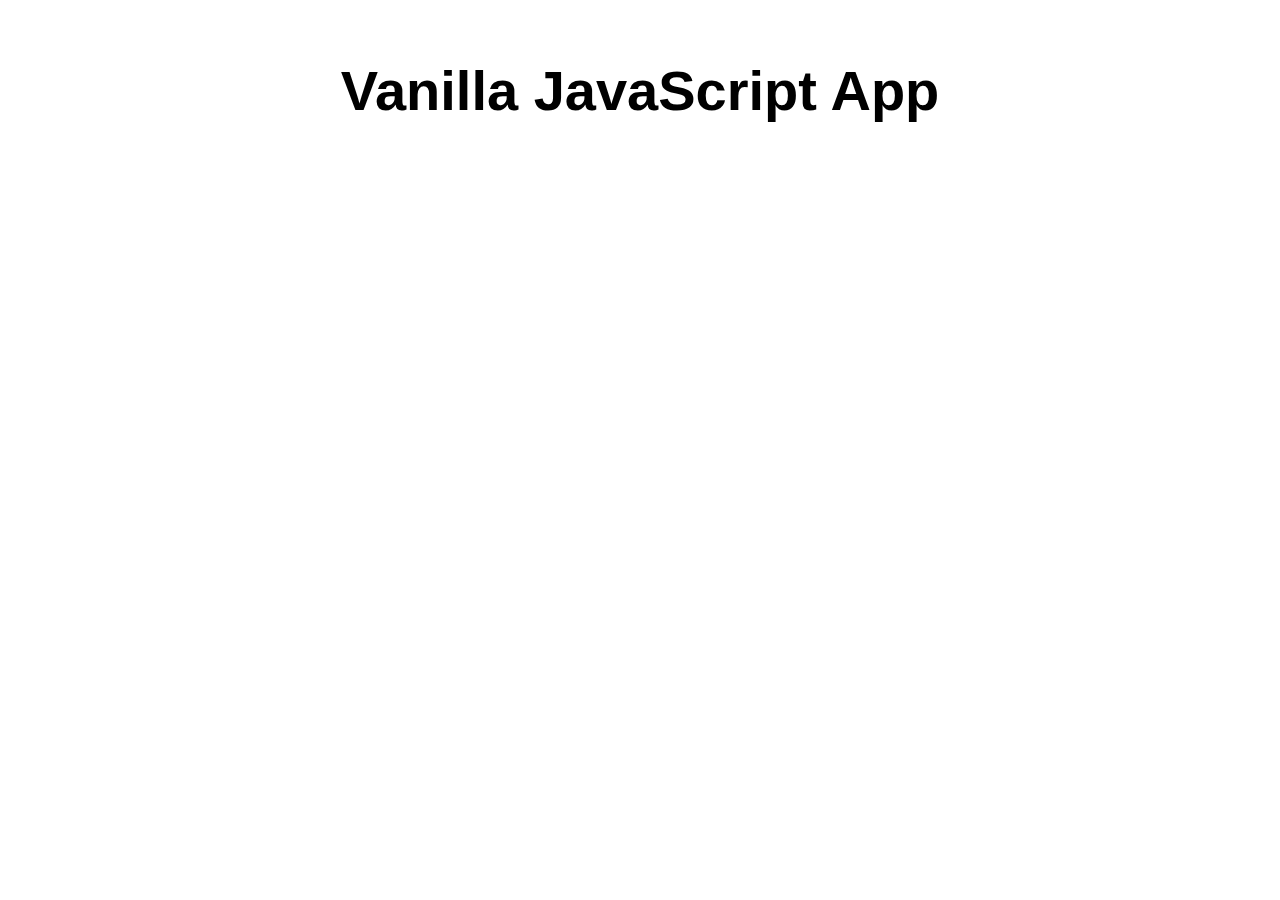
<file: src/index.html>
<!DOCTYPE html>
<html lang="en">

<head>
  <meta charset="UTF-8">
  <meta name="viewport" content="width=device-width, initial-scale=1.0">
  <link rel="stylesheet" href="styles.css">
  <title>Vanilla JavaScript App</title>
</head>

<body>
  <main>
    <h1>Vanilla JavaScript App</h1>
  </main>
</body>

</html>
</file>
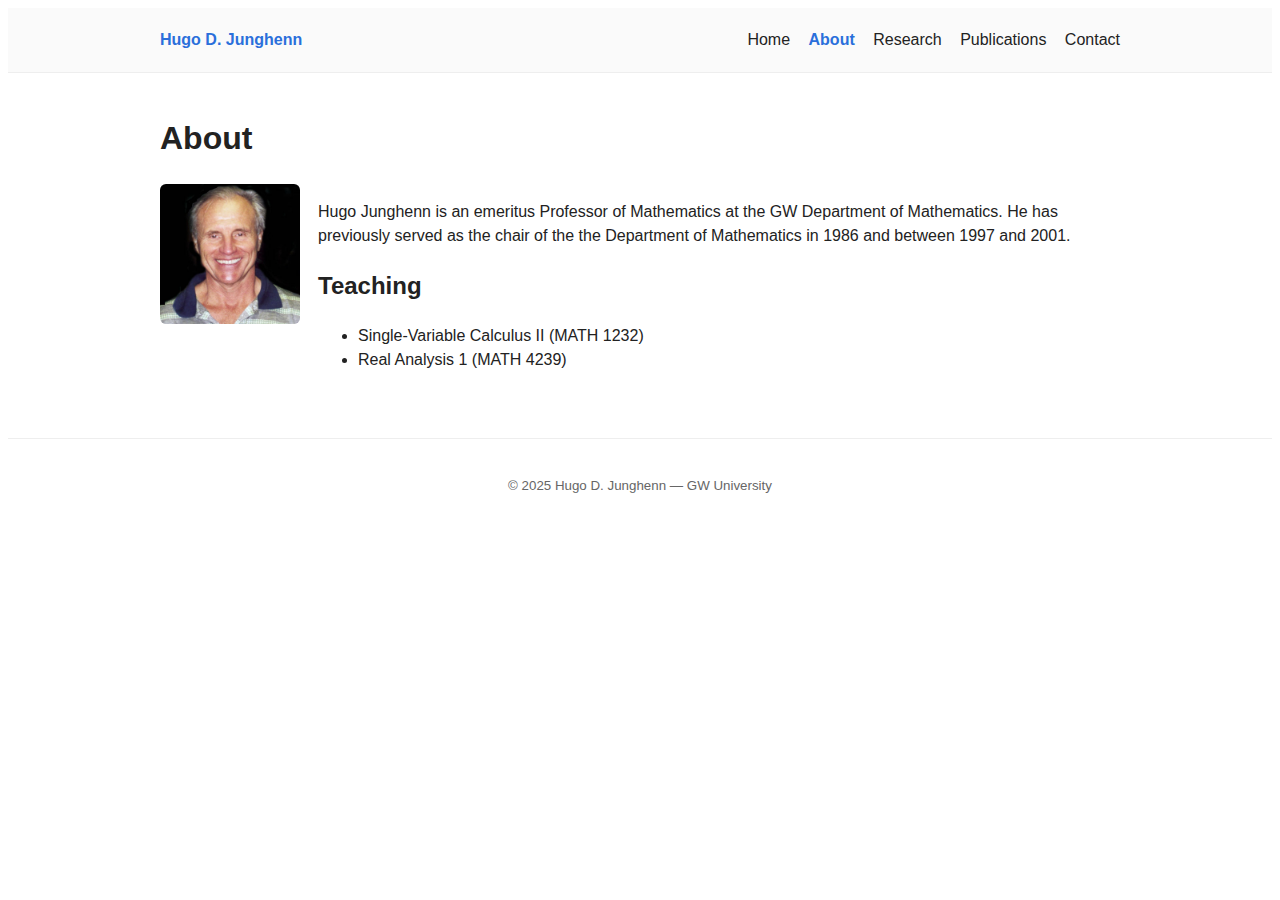
<file: src/about.html>
<!doctype html>
<html lang="en">
<head>
  <meta charset="utf-8" />
  <meta name="viewport" content="width=device-width,initial-scale=1" />
  <title>About — Hugo D. Junghenn</title>
  <link rel="stylesheet" href="css/professor.css" />
</head>
<body>
  <header class="site-header">
    <div class="wrap">
      <a class="brand" href="index.html">Hugo D. Junghenn</a>
      <nav class="nav">
        <a href="index.html">Home</a>
        <a href="about.html" aria-current="page">About</a>
        <a href="research.html">Research</a>
        <a href="publications.html">Publications</a>
        <a href="contact.html">Contact</a>
      </nav>
    </div>
  </header>

  <main class="wrap">
    <h1>About</h1>
    <div class="about-grid">
      <div class="photo">
        <!-- Replace with your photo at professor/images/profile.jpg -->
        <img src="assets/Hugo_Junghenn_1080x1080.jpg" alt="Professor photo" />
      </div>
      <div class="about-text">
        <p>Hugo Junghenn is an emeritus Professor of Mathematics at the GW Department of Mathematics. He has previously served as the chair of the the Department of Mathematics in 1986 and between 1997 and 2001.</p>

        <h2>Teaching</h2>
        <ul>
          <li>Single-Variable Calculus II (MATH 1232)</li>
          <li>Real Analysis 1 (MATH 4239)</li>
        </ul>

        <!--<h2>Office Hours</h2>
        <p>Tues &amp; Thurs 2:00–3:30 PM — Room 412, Science Building</p>-->
      </div>
    </div>
  </main>

  <footer class="site-footer">
    <div class="wrap">
      <small>© 2025 Hugo D. Junghenn — GW University</small>
    </div>
  </footer>

  <script src="js/professor.js"></script>
</body>

</html>
</file>
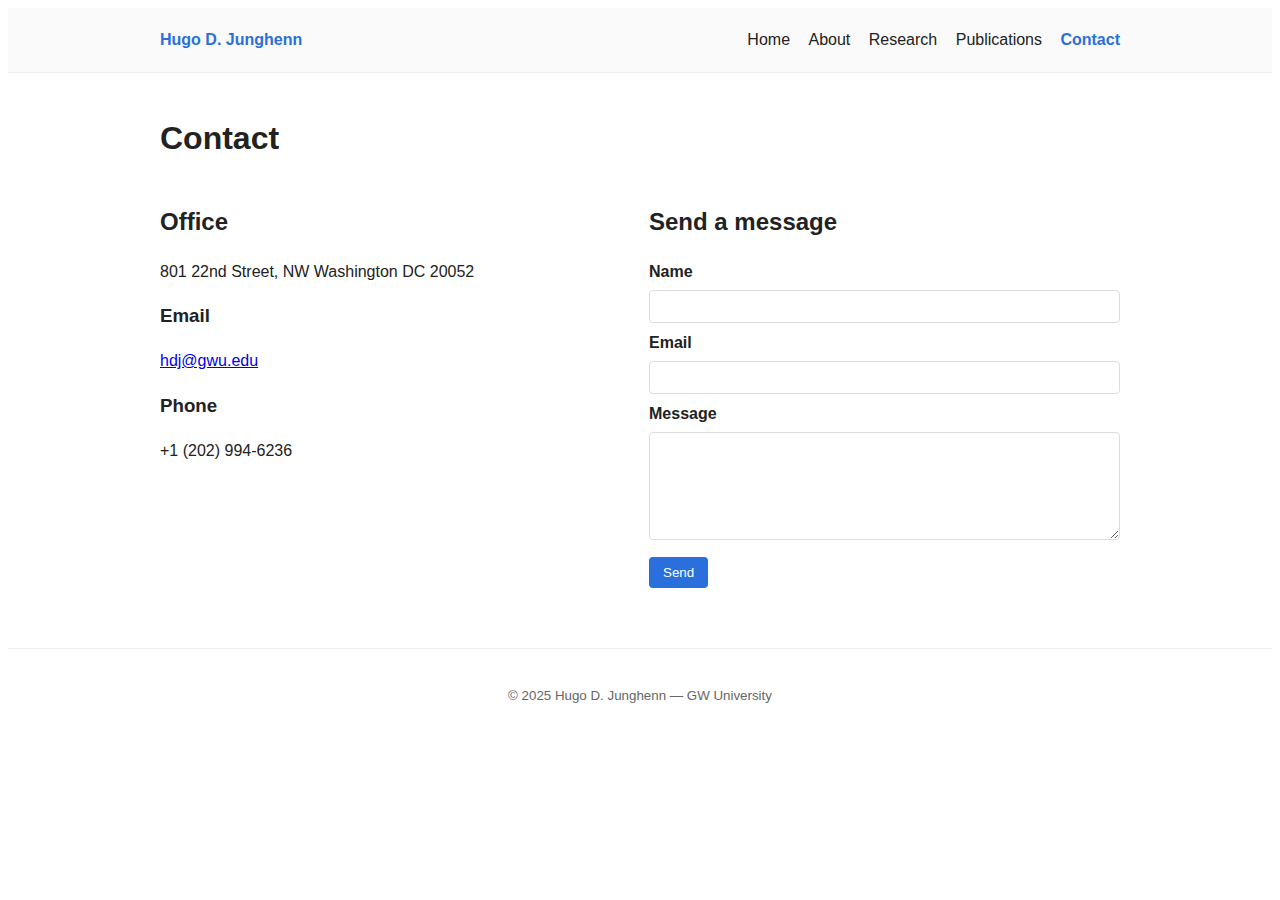
<file: src/contact.html>
<!doctype html>
<html lang="en">
<head>
  <meta charset="utf-8" />
  <meta name="viewport" content="width=device-width,initial-scale=1" />
  <title>Contact — Prof. Hugo D. Junghenn</title>
  <link rel="stylesheet" href="css/professor.css" />
</head>
<body>
  <header class="site-header">
    <div class="wrap">
      <a class="brand" href="index.html">Hugo D. Junghenn</a>
      <nav class="nav">
        <a href="index.html">Home</a>
        <a href="about.html">About</a>
        <a href="research.html">Research</a>
        <a href="publications.html">Publications</a>
        <a href="contact.html" aria-current="page">Contact</a>
      </nav>
    </div>
  </header>

  <main class="wrap">
    <h1>Contact</h1>

    <div class="contact-grid">
      <div>
        <h2>Office</h2>
        <p>801 22nd Street, NW Washington DC 20052</p>

        <h3>Email</h3>
        <p><a href="mailto:hdj@gwu.edu">hdj@gwu.edu</a></p>

        <h3>Phone</h3>
        <p>+1 (202) 994-6236</p>
      </div>

      <div>
        <h2>Send a message</h2>
        <form id="contactForm">
          <label for="name">Name</label>
          <input id="name" name="name" type="text" required />

          <label for="email">Email</label>
          <input id="email" name="email" type="email" required />

          <label for="message">Message</label>
          <textarea id="message" name="message" rows="6" required></textarea>

          <div class="form-actions">
            <button type="submit">Send</button>
          </div>

          <div id="contactResult" class="form-result" aria-live="polite"></div>
        </form>
      </div>
    </div>
  </main>

  <footer class="site-footer">
    <div class="wrap">
      <small>© 2025 Hugo D. Junghenn — GW University</small>
    </div>
  </footer>

  <script src="js/professor.js"></script>
</body>

</html>
</file>
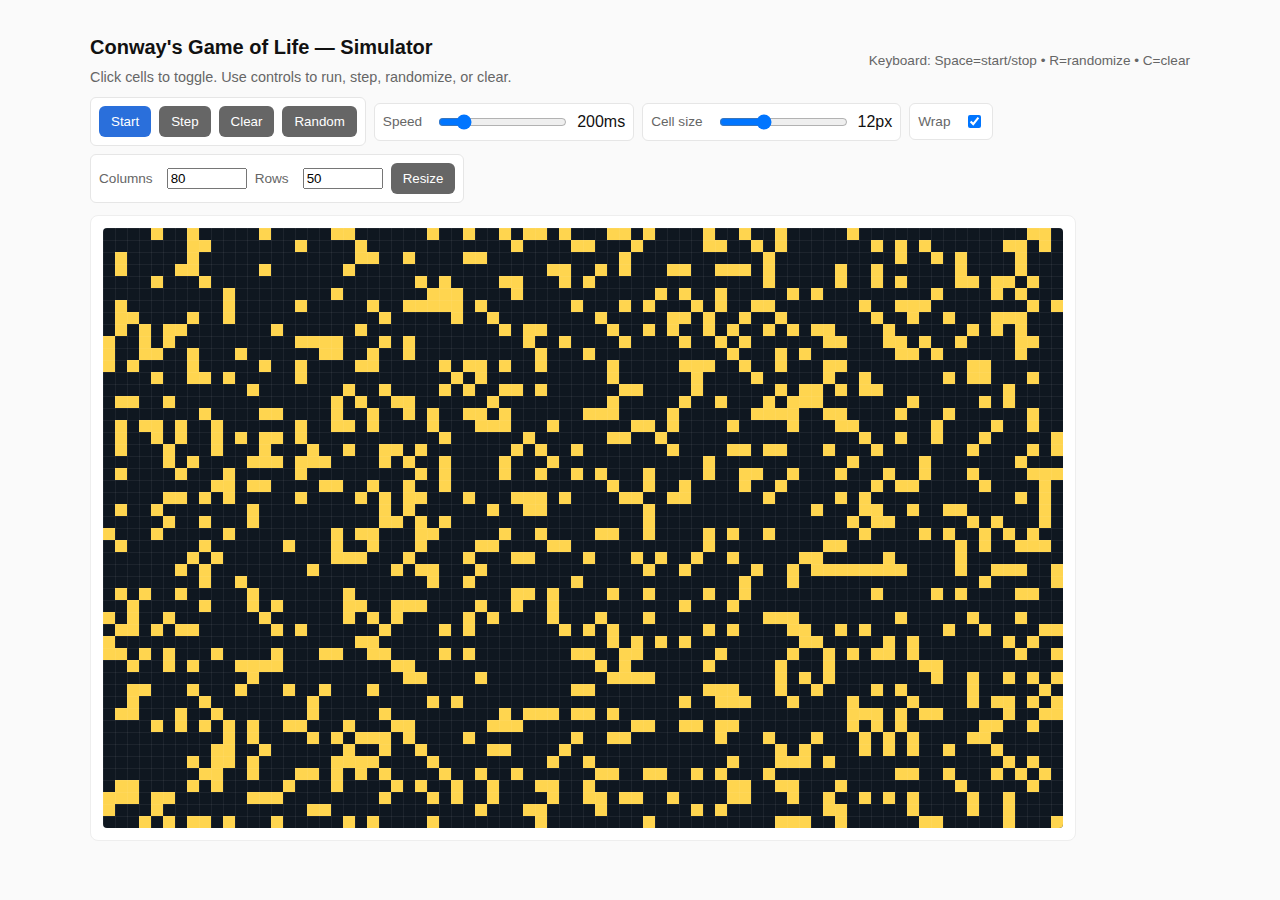
<file: src/gameoflife.html>
<!doctype html>
<html lang="en">
<head>
  <meta charset="utf-8" />
  <meta name="viewport" content="width=device-width,initial-scale=1" />
  <title>Conway's Game of Life — Simulator</title>
  <style>
    :root{
      --accent:#2a6fdb;
      --muted:#666;
      font-family: "Segoe UI", Roboto, Arial, sans-serif;
    }
    body{margin:0;background:#fafafa;color:#111}
    .wrap{max-width:1100px;margin:20px auto;padding:16px}
    header{display:flex;align-items:center;justify-content:space-between}
    h1{font-size:1.25rem;margin:0 0 8px 0}
    .controls{display:flex;flex-wrap:wrap;gap:8px;align-items:center;margin-bottom:12px}
    .controls > *{background:#fff;border:1px solid #e6e6e6;padding:8px;border-radius:6px}
    .controls label{font-size:0.85rem;color:var(--muted);margin-right:6px}
    button{background:var(--accent);color:#fff;border:0;padding:8px 12px;border-radius:6px;cursor:pointer}
    button.secondary{background:#666}
    .toolbar-row{display:flex;gap:8px;align-items:center}
    .canvas-wrap{background:#fff;padding:12px;border-radius:8px;border:1px solid #eee;display:inline-block}
    canvas{display:block;background:#0f1720;border-radius:4px}
    .meta{margin-top:10px;color:var(--muted);font-size:0.9rem}
    @media (max-width:640px){
      .controls{flex-direction:column;align-items:stretch}
    }
  </style>
</head>
<body>
  <div class="wrap">
    <header>
      <div>
        <h1>Conway's Game of Life — Simulator</h1>
        <div class="meta">Click cells to toggle. Use controls to run, step, randomize, or clear.</div>
      </div>
      <div style="text-align:right;color:var(--muted);font-size:0.85rem">Keyboard: Space=start/stop • R=randomize • C=clear</div>
    </header>

    <div class="controls" style="margin-top:12px;">
      <div class="toolbar-row">
        <button id="startBtn">Start</button>
        <button id="stepBtn" class="secondary">Step</button>
        <button id="clearBtn" class="secondary">Clear</button>
        <button id="randomBtn" class="secondary">Random</button>
      </div>

      <div class="toolbar-row">
        <label>Speed</label>
        <input id="speed" type="range" min="50" max="1000" step="10" value="200" />
        <span id="speedVal">200ms</span>
      </div>

      <div class="toolbar-row">
        <label>Cell size</label>
        <input id="cellSize" type="range" min="6" max="24" step="1" value="12" />
        <span id="cellSizeVal">12px</span>
      </div>

      <div class="toolbar-row">
        <label>Wrap</label>
        <input id="wrap" type="checkbox" checked />
      </div>

      <div class="toolbar-row">
        <label>Columns</label>
        <input id="cols" type="number" min="10" max="200" value="80" style="width:72px" />
        <label>Rows</label>
        <input id="rows" type="number" min="10" max="200" value="50" style="width:72px" />
        <button id="resizeBtn" class="secondary">Resize</button>
      </div>
    </div>

    <div class="canvas-wrap" id="canvasWrap">
      <canvas id="life"></canvas>
    </div>
  </div>

  <script>
  (function () {
    'use strict';
    // Elements
    const canvas = document.getElementById('life');
    const ctx = canvas.getContext('2d');
    const startBtn = document.getElementById('startBtn');
    const stepBtn = document.getElementById('stepBtn');
    const clearBtn = document.getElementById('clearBtn');
    const randomBtn = document.getElementById('randomBtn');
    const speedInput = document.getElementById('speed');
    const speedVal = document.getElementById('speedVal');
    const cellSizeInput = document.getElementById('cellSize');
    const cellSizeVal = document.getElementById('cellSizeVal');
    const wrapCheckbox = document.getElementById('wrap');
    const colsInput = document.getElementById('cols');
    const rowsInput = document.getElementById('rows');
    const resizeBtn = document.getElementById('resizeBtn');

    // State
    let cols = parseInt(colsInput.value, 10);
    let rows = parseInt(rowsInput.value, 10);
    let cellSize = parseInt(cellSizeInput.value, 10);
    let grid = createGrid(rows, cols);
    let running = false;
    let timer = null;
    let interval = parseInt(speedInput.value, 10);

    // Initialize canvas size
    function resizeCanvas() {
      canvas.width = cols * cellSize;
      canvas.height = rows * cellSize;
      draw();
    }

    // Create grid rows x cols filled with 0
    function createGrid(r, c) {
      const g = new Array(r);
      for (let i = 0; i < r; i++) {
        g[i] = new Uint8Array(c); // 0 or 1
      }
      return g;
    }

    function clearGrid() {
      grid = createGrid(rows, cols);
      draw();
    }

    function randomizeGrid() {
      for (let y = 0; y < rows; y++) {
        for (let x = 0; x < cols; x++) {
          grid[y][x] = Math.random() < 0.25 ? 1 : 0;
        }
      }
      draw();
    }

    function countNeighbors(y, x) {
      const wrap = wrapCheckbox.checked;
      let total = 0;
      for (let dy = -1; dy <= 1; dy++) {
        for (let dx = -1; dx <= 1; dx++) {
          if (dx === 0 && dy === 0) continue;
          let ny = y + dy;
          let nx = x + dx;
          if (wrap) {
            ny = (ny + rows) % rows;
            nx = (nx + cols) % cols;
          } else {
            if (ny < 0 || ny >= rows || nx < 0 || nx >= cols) continue;
          }
          total += grid[ny][nx];
        }
      }
      return total;
    }

    function step() {
      const next = createGrid(rows, cols);
      for (let y = 0; y < rows; y++) {
        for (let x = 0; x < cols; x++) {
          const n = countNeighbors(y, x);
          if (grid[y][x] === 1) {
            next[y][x] = (n === 2 || n === 3) ? 1 : 0;
          } else {
            next[y][x] = (n === 3) ? 1 : 0;
          }
        }
      }
      grid = next;
      draw();
    }

    function draw() {
      ctx.clearRect(0, 0, canvas.width, canvas.height);
      // draw living cells
      ctx.fillStyle = '#ffd54f';
      for (let y = 0; y < rows; y++) {
        for (let x = 0; x < cols; x++) {
          if (grid[y][x]) {
            ctx.fillRect(x * cellSize, y * cellSize, cellSize, cellSize);
          }
        }
      }
      // grid lines
      ctx.strokeStyle = 'rgba(255,255,255,0.06)';
      ctx.lineWidth = 1;
      ctx.beginPath();
      for (let x = 0; x <= cols; x++) {
        ctx.moveTo(x * cellSize + 0.5, 0);
        ctx.lineTo(x * cellSize + 0.5, rows * cellSize);
      }
      for (let y = 0; y <= rows; y++) {
        ctx.moveTo(0, y * cellSize + 0.5);
        ctx.lineTo(cols * cellSize, y * cellSize + 0.5);
      }
      ctx.stroke();
    }

    function start() {
      if (running) return;
      running = true;
      startBtn.textContent = 'Stop';
      timer = setInterval(step, interval);
    }
    function stop() {
      running = false;
      startBtn.textContent = 'Start';
      if (timer) {
        clearInterval(timer);
        timer = null;
      }
    }
    function toggleRunning() { running ? stop() : start(); }

    // Interaction: toggle cell on click
    canvas.addEventListener('click', function (ev) {
      const rect = canvas.getBoundingClientRect();
      const mx = ev.clientX - rect.left;
      const my = ev.clientY - rect.top;
      const cx = Math.floor(mx / cellSize);
      const cy = Math.floor(my / cellSize);
      if (cx >= 0 && cx < cols && cy >= 0 && cy < rows) {
        grid[cy][cx] = grid[cy][cx] ? 0 : 1;
        draw();
      }
    });

    // Controls
    startBtn.addEventListener('click', toggleRunning);
    stepBtn.addEventListener('click', () => { step(); });
    clearBtn.addEventListener('click', () => { stop(); clearGrid(); });
    randomBtn.addEventListener('click', () => { randomizeGrid(); });
    speedInput.addEventListener('input', (e) => {
      interval = parseInt(e.target.value, 10);
      speedVal.textContent = interval + 'ms';
      if (running) {
        stop();
        start();
      }
    });
    cellSizeInput.addEventListener('input', (e) => {
      cellSize = parseInt(e.target.value, 10);
      cellSizeVal.textContent = cellSize + 'px';
      resizeCanvas();
    });

    resizeBtn.addEventListener('click', () => {
      const newCols = Math.max(10, Math.min(200, parseInt(colsInput.value, 10) || cols));
      const newRows = Math.max(10, Math.min(200, parseInt(rowsInput.value, 10) || rows));
      cols = newCols;
      rows = newRows;
      grid = createGrid(rows, cols);
      resizeCanvas();
    });

    // Keyboard shortcuts
    document.addEventListener('keydown', (e) => {
      if (e.code === 'Space') { e.preventDefault(); toggleRunning(); }
      if (e.key === 'r' || e.key === 'R') { randomizeGrid(); }
      if (e.key === 'c' || e.key === 'C') { stop(); clearGrid(); }
      if (e.key === 's' || e.key === 'S') { step(); }
    });

    // Initialize
    speedVal.textContent = interval + 'ms';
    cellSizeVal.textContent = cellSize + 'px';
    resizeCanvas();
    randomizeGrid();
  })();
  </script>
</body>
</html>
</file>
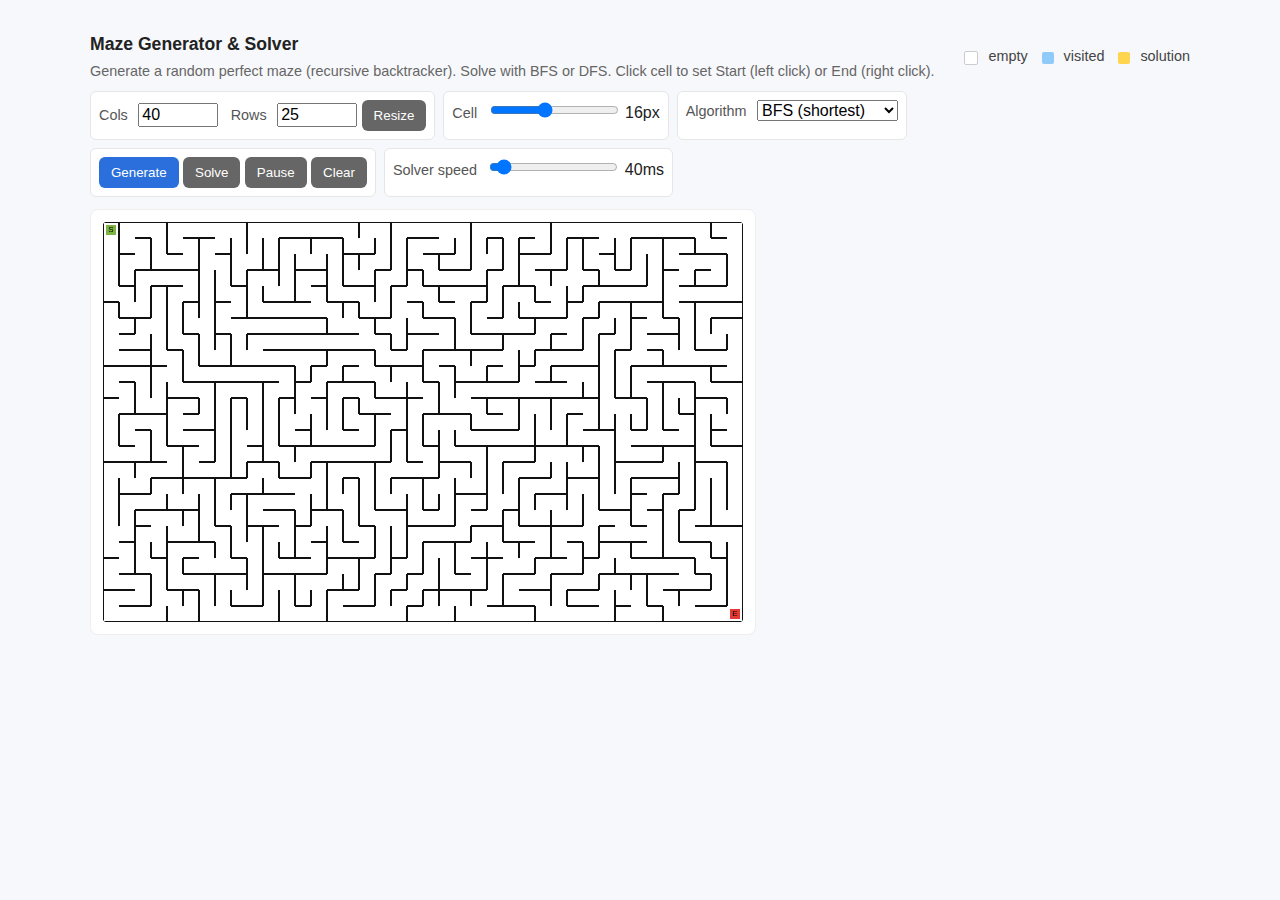
<file: src/maze.html>
<!doctype html>
<html lang="en">
<head>
  <meta charset="utf-8" />
  <meta name="viewport" content="width=device-width,initial-scale=1" />
  <title>Simple Maze Generator & Solver</title>
  <style>
    :root{
      --accent: #2a6fdb;
      --bg: #111;
      --cell: #ffffff;
      --visited: #90caf9;
      --path: #ffd54f;
      --wall: #111;
      font-family: "Segoe UI", Roboto, Arial, sans-serif;
    }
    body { margin:0; background:#f7f8fb; color:#222; }
    .wrap { max-width:1100px; margin:18px auto; padding:16px; }
    header{display:flex;justify-content:space-between;align-items:center}
    h1{font-size:1.1rem;margin:0}
    .controls{display:flex;flex-wrap:wrap;gap:8px;margin:12px 0}
    .controls > * { padding:8px;border-radius:6px;background:#fff;border:1px solid #e6e6e6 }
    .controls label{margin-right:6px;font-size:0.9rem;color:#555}
    button{background:var(--accent);color:#fff;border:0;padding:8px 12px;border-radius:6px;cursor:pointer}
    button.secondary{background:#666}
    select,input{font:inherit}
    .canvas-wrap{background:#fff;padding:12px;border-radius:8px;border:1px solid #eee;display:inline-block}
    canvas{display:block;background:var(--wall);border-radius:4px}
    .meta{color:#666;font-size:0.9rem;margin-top:8px}
    .legend{margin-left:8px;font-size:0.9rem;color:#444}
    .legend span{display:inline-block;width:12px;height:12px;margin-right:6px;vertical-align:middle;border-radius:2px}
    @media (max-width:680px){ .controls{flex-direction:column;align-items:stretch} }
  </style>
</head>
<body>
  <div class="wrap">
    <header>
      <div>
        <h1>Maze Generator & Solver</h1>
        <div class="meta">Generate a random perfect maze (recursive backtracker). Solve with BFS or DFS. Click cell to set Start (left click) or End (right click).</div>
      </div>
      <div style="text-align:right">
        <div class="legend">
          <span style="background:#fff;border:1px solid #ccc"></span> empty
          <span style="background:var(--visited);margin-left:10px"></span> visited
          <span style="background:var(--path);margin-left:10px"></span> solution
        </div>
      </div>
    </header>

    <div class="controls" aria-hidden="false" style="margin-top:12px;">
      <div>
        <label>Cols</label>
        <input id="cols" type="number" min="5" max="100" value="40" style="width:72px" />
        <label style="margin-left:8px">Rows</label>
        <input id="rows" type="number" min="5" max="100" value="25" style="width:72px" />
        <button id="resize" class="secondary">Resize</button>
      </div>

      <div>
        <label>Cell</label>
        <input id="cellSize" type="range" min="6" max="30" value="16" />
        <span id="cellSizeVal">16px</span>
      </div>

      <div>
        <label>Algorithm</label>
        <select id="algo">
          <option value="BFS">BFS (shortest)</option>
          <option value="DFS">DFS (depth-first)</option>
        </select>
      </div>

      <div>
        <button id="gen">Generate</button>
        <button id="solve" class="secondary">Solve</button>
        <button id="pause" class="secondary" disabled>Pause</button>
        <button id="clear" class="secondary">Clear</button>
      </div>

      <div>
        <label>Solver speed</label>
        <input id="speed" type="range" min="10" max="500" value="40" />
        <span id="speedVal">40ms</span>
      </div>
    </div>

    <div class="canvas-wrap">
      <canvas id="maze" tabindex="0" aria-label="Maze canvas"></canvas>
    </div>
  </div>

  <script>
  (function () {
    'use strict';

    // UI elements
    const canvas = document.getElementById('maze');
    const ctx = canvas.getContext('2d');
    const genBtn = document.getElementById('gen');
    const solveBtn = document.getElementById('solve');
    const pauseBtn = document.getElementById('pause');
    const clearBtn = document.getElementById('clear');
    const colsInput = document.getElementById('cols');
    const rowsInput = document.getElementById('rows');
    const resizeBtn = document.getElementById('resize');
    const cellSizeInput = document.getElementById('cellSize');
    const cellSizeVal = document.getElementById('cellSizeVal');
    const speedInput = document.getElementById('speed');
    const speedVal = document.getElementById('speedVal');
    const algoSelect = document.getElementById('algo');

    // Maze state
    let cols = clamp(parseInt(colsInput.value, 10), 5, 100);
    let rows = clamp(parseInt(rowsInput.value, 10), 5, 100);
    let cellSize = parseInt(cellSizeInput.value, 10);
    let grid = []; // array of cells {x,y,walls:[top,right,bottom,left],visited}
    // start/end and whether user explicitly set them
    let start = {x:0,y:0};
    let end = {x: cols-1, y: rows-1};
    let startSet = false;
    let endSet = false;

    let solving = false;
    let paused = false;

    function clamp(v, min, max) { return Math.max(min, Math.min(max, v)); }

    function resizeCanvas() {
      canvas.width = cols * cellSize;
      canvas.height = rows * cellSize;
      draw();
    }

    function makeCells(r, c) {
      const arr = new Array(r);
      for (let y = 0; y < r; y++) {
        arr[y] = new Array(c);
        for (let x = 0; x < c; x++) {
          arr[y][x] = { x, y, walls: [1,1,1,1], visited: false }; // top,right,bottom,left
        }
      }
      return arr;
    }

    // Helper: get neighbor coordinates and direction index
    function neighbors(cell) {
      const n = [];
      const {x, y} = cell;
      if (y > 0) n.push({cell:grid[y-1][x], dir:0, opp:2});
      if (x < cols-1) n.push({cell:grid[y][x+1], dir:1, opp:3});
      if (y < rows-1) n.push({cell:grid[y+1][x], dir:2, opp:0});
      if (x > 0) n.push({cell:grid[y][x-1], dir:3, opp:1});
      return n;
    }

    // Maze generation: iterative recursive backtracker
    function generateMaze() {
      // ensure inputs are clamped (limit 100x100)
      cols = clamp(parseInt(colsInput.value, 10) || cols, 5, 100);
      rows = clamp(parseInt(rowsInput.value, 10) || rows, 5, 100);
      colsInput.value = cols;
      rowsInput.value = rows;

      // reset paused/solving state
      solving = false;
      paused = false;
      pauseBtn.disabled = true;
      pauseBtn.textContent = 'Pause';

      grid = makeCells(rows, cols);
      const stack = [];
      const startCell = grid[0][0];
      startCell.visited = true;
      stack.push(startCell);

      while (stack.length) {
        const current = stack[stack.length - 1];
        // find unvisited neighbors
        const nbs = neighbors(current).filter(n => !n.cell.visited);
        if (nbs.length === 0) {
          stack.pop();
          continue;
        }
        // choose random neighbor
        const pick = nbs[Math.floor(Math.random() * nbs.length)];
        // remove walls
        current.walls[pick.dir] = 0;
        pick.cell.walls[pick.opp] = 0;
        pick.cell.visited = true;
        stack.push(pick.cell);
      }

      // mark all visited false for solver visualization
      for (let y=0;y<rows;y++) for (let x=0;x<cols;x++) grid[y][x].visited = false;

      // set default start/end only when user hasn't set them
      if (!startSet) start = {x:0,y:0};
      if (!endSet) end = {x:cols-1,y:rows-1};

      // clamp start/end in case user-specified coordinates are out of new bounds
      clampStartEnd();

      resizeCanvas();
      draw();
    }

    function clampStartEnd() {
      start.x = clamp(start.x, 0, cols-1);
      start.y = clamp(start.y, 0, rows-1);
      end.x = clamp(end.x, 0, cols-1);
      end.y = clamp(end.y, 0, rows-1);
    }

    // Draw grid with walls
    function draw(visitedMap, pathMap) {
      ctx.clearRect(0,0,canvas.width,canvas.height);
      ctx.fillStyle = '#111';
      ctx.fillRect(0,0,canvas.width,canvas.height);

      // draw cells background
      for (let y=0;y<rows;y++) {
        for (let x=0;x<cols;x++) {
          const cx = x * cellSize;
          const cy = y * cellSize;
          // visited
          if (visitedMap && visitedMap[y] && visitedMap[y][x]) {
            ctx.fillStyle = getComputedStyle(document.documentElement).getPropertyValue('--visited') || '#90caf9';
            ctx.fillRect(cx, cy, cellSize, cellSize);
          } else {
            ctx.fillStyle = '#fff';
            ctx.fillRect(cx, cy, cellSize, cellSize);
          }

          // path highlight
          if (pathMap && pathMap[y] && pathMap[y][x]) {
            ctx.fillStyle = getComputedStyle(document.documentElement).getPropertyValue('--path') || '#ffd54f';
            ctx.fillRect(cx+2, cy+2, cellSize-4, cellSize-4);
          }
        }
      }

      // walls
      ctx.strokeStyle = '#111';
      ctx.lineWidth = 2;
      for (let y=0;y<rows;y++) {
        for (let x=0;x<cols;x++) {
          const cell = grid[y][x];
          const cx = x * cellSize;
          const cy = y * cellSize;
          // top
          if (cell.walls[0]) {
            ctx.beginPath();
            ctx.moveTo(cx, cy);
            ctx.lineTo(cx + cellSize, cy);
            ctx.stroke();
          }
          // right
          if (cell.walls[1]) {
            ctx.beginPath();
            ctx.moveTo(cx + cellSize, cy);
            ctx.lineTo(cx + cellSize, cy + cellSize);
            ctx.stroke();
          }
          // bottom
          if (cell.walls[2]) {
            ctx.beginPath();
            ctx.moveTo(cx + cellSize, cy + cellSize);
            ctx.lineTo(cx, cy + cellSize);
            ctx.stroke();
          }
          // left
          if (cell.walls[3]) {
            ctx.beginPath();
            ctx.moveTo(cx, cy + cellSize);
            ctx.lineTo(cx, cy);
            ctx.stroke();
          }
        }
      }

      // draw start/end
      function drawMarker(pos, color, label) {
        ctx.fillStyle = color;
        const cx = pos.x * cellSize;
        const cy = pos.y * cellSize;
        ctx.fillRect(cx+3, cy+3, cellSize-6, cellSize-6);
        ctx.fillStyle = '#000';
        ctx.font = `${Math.max(8, cellSize/2)}px sans-serif`;
        ctx.textAlign = 'center';
        ctx.textBaseline = 'middle';
        ctx.fillText(label, cx + cellSize/2, cy + cellSize/2);
      }
      drawMarker(start, '#7cb342', 'S');
      drawMarker(end, '#e53935', 'E');
    }

    // Solve wrapper chooses algorithm
    async function solveMaze() {
      if (solving) return;
      const algo = (algoSelect.value || 'BFS').toUpperCase();
      if (algo === 'DFS') {
        await dfsSolve();
      } else {
        await bfsSolve();
      }
    }

    // BFS solver (shortest path)
    async function bfsSolve() {
      if (solving) return;
      solving = true;
      paused = false;
      pauseBtn.disabled = false;
      pauseBtn.textContent = 'Pause';

      const queue = [];
      const visited = Array.from({length:rows}, () => new Array(cols).fill(false));
      const prev = Array.from({length:rows}, () => new Array(cols).fill(null));
      queue.push(start);
      visited[start.y][start.x] = true;

      let found = false;
      while (queue.length && !found && solving) {
        // support pause
        while (paused && solving) {
          await sleep(80);
        }
        if (!solving) break;

        const cur = queue.shift();
        visited[cur.y][cur.x] = true;
        draw(visited, null);

        // read speed each iteration so slider adjusts live
        await sleep(parseInt(speedInput.value, 10) || 40);

        if (cur.x === end.x && cur.y === end.y) { found = true; break; }

        const cell = grid[cur.y][cur.x];
        // top
        if (!cell.walls[0] && cur.y > 0 && !visited[cur.y-1][cur.x]) {
          visited[cur.y-1][cur.x] = true; prev[cur.y-1][cur.x] = cur; queue.push({x:cur.x, y:cur.y-1});
        }
        // right
        if (!cell.walls[1] && cur.x < cols-1 && !visited[cur.y][cur.x+1]) {
          visited[cur.y][cur.x+1] = true; prev[cur.y][cur.x+1] = cur; queue.push({x:cur.x+1, y:cur.y});
        }
        // bottom
        if (!cell.walls[2] && cur.y < rows-1 && !visited[cur.y+1][cur.x]) {
          visited[cur.y+1][cur.x] = true; prev[cur.y+1][cur.x] = cur; queue.push({x:cur.x, y:cur.y+1});
        }
        // left
        if (!cell.walls[3] && cur.x > 0 && !visited[cur.y][cur.x-1]) {
          visited[cur.y][cur.x-1] = true; prev[cur.y][cur.x-1] = cur; queue.push({x:cur.x-1, y:cur.y});
        }
      }

      if (!found) {
        draw(visited, null);
        solving = false;
        paused = false;
        pauseBtn.disabled = true;
        pauseBtn.textContent = 'Pause';
        alert('No path found.');
        return;
      }

      // reconstruct path
      const path = Array.from({length:rows}, () => new Array(cols).fill(false));
      let at = end;
      while (at) {
        path[at.y][at.x] = true;
        at = prev[at.y][at.x];
      }

      draw(visited, path);
      solving = false;
      paused = false;
      pauseBtn.disabled = true;
      pauseBtn.textContent = 'Pause';
    }

    // DFS solver (depth-first)
    async function dfsSolve() {
      if (solving) return;
      solving = true;
      paused = false;
      pauseBtn.disabled = false;
      pauseBtn.textContent = 'Pause';

      const stack = [];
      const visited = Array.from({length:rows}, () => new Array(cols).fill(false));
      const prev = Array.from({length:rows}, () => new Array(cols).fill(null));
      stack.push(start);
      visited[start.y][start.x] = true;

      let found = false;
      while (stack.length && !found && solving) {
        while (paused && solving) {
          await sleep(80);
        }
        if (!solving) break;

        const cur = stack.pop();
        visited[cur.y][cur.x] = true;
        draw(visited, null);

        await sleep(parseInt(speedInput.value, 10) || 40);

        if (cur.x === end.x && cur.y === end.y) { found = true; break; }

        const cell = grid[cur.y][cur.x];
        // order: left, bottom, right, top (controls exploration pattern)
        const pushIf = (nx, ny) => {
          if (nx < 0 || nx >= cols || ny < 0 || ny >= rows) return;
          if (visited[ny][nx]) return;
          visited[ny][nx] = true;
          prev[ny][nx] = cur;
          stack.push({x:nx, y:ny});
        };
        if (!cell.walls[3]) pushIf(cur.x-1, cur.y); // left
        if (!cell.walls[2]) pushIf(cur.x, cur.y+1); // bottom
        if (!cell.walls[1]) pushIf(cur.x+1, cur.y); // right
        if (!cell.walls[0]) pushIf(cur.x, cur.y-1); // top
      }

      if (!found) {
        draw(visited, null);
        solving = false;
        paused = false;
        pauseBtn.disabled = true;
        pauseBtn.textContent = 'Pause';
        alert('No path found.');
        return;
      }

      // reconstruct path
      const path = Array.from({length:rows}, () => new Array(cols).fill(false));
      let at = end;
      while (at) {
        path[at.y][at.x] = true;
        at = prev[at.y][at.x];
      }

      draw(visited, path);
      solving = false;
      paused = false;
      pauseBtn.disabled = true;
      pauseBtn.textContent = 'Pause';
    }

    function sleep(ms) { return new Promise(r => setTimeout(r, ms)); }

    function clearMaze() {
      solving = false;
      paused = false;
      pauseBtn.disabled = true;
      pauseBtn.textContent = 'Pause';
      // clearing resets user-set flags so new defaults will apply
      startSet = false;
      endSet = false;
      grid = makeCells(rows, cols);
      start = {x:0,y:0};
      end = {x:cols-1,y:rows-1};
      draw();
    }

    // Mouse interactions: left click sets start, right click sets end, shift-click toggle walls
    canvas.addEventListener('contextmenu', e => e.preventDefault());
    canvas.addEventListener('mousedown', function (ev) {
      const rect = canvas.getBoundingClientRect();
      const mx = ev.clientX - rect.left;
      const my = ev.clientY - rect.top;
      const x = Math.floor(mx / cellSize);
      const y = Math.floor(my / cellSize);
      if (x < 0 || x >= cols || y < 0 || y >= rows) return;
      if (ev.button === 0 && !ev.shiftKey) { // left: set start
        start = {x,y};
        startSet = true;
        clampStartEnd();
        draw();
      } else if (ev.button === 2 && !ev.shiftKey) { // right: set end
        end = {x,y};
        endSet = true;
        clampStartEnd();
        draw();
      } else if (ev.shiftKey) {
        // shift + click toggles walls between clicked cell and nearest neighbor
        const cx = x*cellSize, cy = y*cellSize;
        const rx = (mx - cx) - cellSize/2;
        const ry = (my - cy) - cellSize/2;
        const cell = grid[y][x];
        if (Math.abs(rx) > Math.abs(ry)) {
          // horizontal preference
          if (rx > 0 && x < cols-1) {
            // toggle right wall
            cell.walls[1] = cell.walls[1] ? 0 : 1;
            grid[y][x+1].walls[3] = cell.walls[1] ? 1 : 0;
          } else if (x > 0) {
            cell.walls[3] = cell.walls[3] ? 0 : 1;
            grid[y][x-1].walls[1] = cell.walls[3] ? 1 : 0;
          }
        } else {
          // vertical preference
          if (ry > 0 && y < rows-1) {
            cell.walls[2] = cell.walls[2] ? 0 : 1;
            grid[y+1][x].walls[0] = cell.walls[2] ? 1 : 0;
          } else if (y > 0) {
            cell.walls[0] = cell.walls[0] ? 0 : 1;
            grid[y-1][x].walls[2] = cell.walls[0] ? 1 : 0;
          }
        }
        draw();
      }
    });

    // Controls wiring
    genBtn.addEventListener('click', () => { generateMaze(); });
    solveBtn.addEventListener('click', () => { if (!solving) solveMaze(); });
    pauseBtn.addEventListener('click', () => {
      if (!solving) return;
      paused = !paused;
      pauseBtn.textContent = paused ? 'Resume' : 'Pause';
    });
    clearBtn.addEventListener('click', () => { solving=false; paused=false; clearMaze(); });
    resizeBtn.addEventListener('click', () => {
      cols = clamp(parseInt(colsInput.value,10) || cols, 5, 100);
      rows = clamp(parseInt(rowsInput.value,10) || rows, 5, 100);
      colsInput.value = cols;
      rowsInput.value = rows;
      // When resizing keep user-set start/end where possible; clamp to new bounds.
      grid = makeCells(rows, cols);
      clampStartEnd();
      solving = false;
      paused = false;
      pauseBtn.disabled = true;
      pauseBtn.textContent = 'Pause';
      resizeCanvas();
    });
    cellSizeInput.addEventListener('input', (e) => {
      cellSize = parseInt(e.target.value,10);
      cellSizeVal.textContent = cellSize + 'px';
      resizeCanvas();
    });
    speedInput.addEventListener('input', (e) => { speedVal.textContent = e.target.value + 'ms'; });

    // init
    cellSizeVal.textContent = cellSize + 'px';
    speedVal.textContent = speedInput.value + 'ms';
    grid = makeCells(rows, cols);
    resizeCanvas();
    generateMaze();

    // Keyboard shortcuts
    document.addEventListener('keydown', e => {
      if (e.key === 'g' || e.key === 'G') generateMaze();
      if (e.key === 's' || e.key === 'S') { if (!solving) solveMaze(); }
      if (e.key === 'c' || e.key === 'C') { solving=false; paused=false; clearMaze(); }
      if (e.key === 'p' || e.key === 'P') { // allow keyboard pause
        if (solving) { paused = !paused; pauseBtn.textContent = paused ? 'Resume' : 'Pause'; }
      }
    });

  })();
  </script>
</body>
</html>
</file>
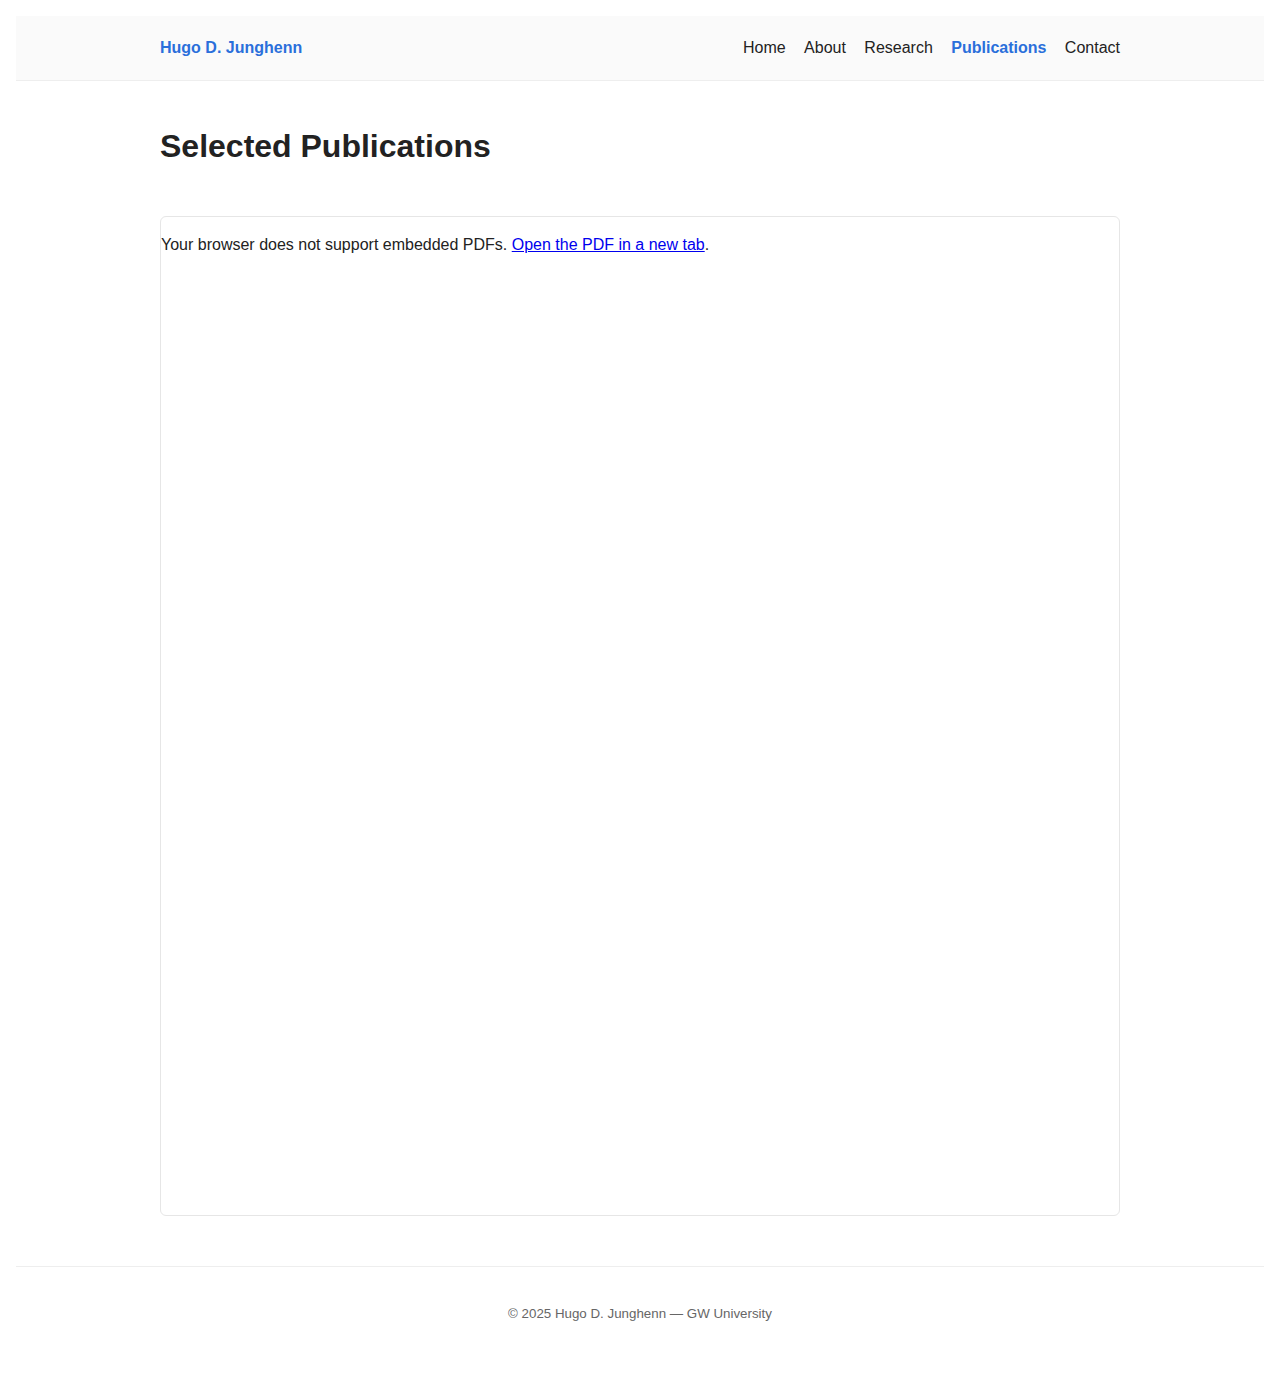
<file: src/pdf-html-example.html>
<!doctype html>
<html lang="en">
<head>
  <meta charset="utf-8" />
  <meta name="viewport" content="width=device-width,initial-scale=1" />
  <title>Publications — Hugo D. Junghenn</title>
  <link rel="stylesheet" href="css/professor.css" />
  <style>
    body{font-family:Segoe UI,Arial,sans-serif;margin:16px}
    .pdf-wrap{width:100%;height:1000px;border:1px solid #e6e6e6;border-radius:6px;overflow:auto}
    object, iframe, embed{width:100%;height:100%;display:block}
  </style>
</head>
<body>
  <header class="site-header">
    <div class="wrap">
      <a class="brand" href="index.html">Hugo D. Junghenn</a>
      <nav class="nav">
        <a href="index.html">Home</a>
        <a href="about.html">About</a>
        <a href="research.html">Research</a>
        <a href="publications.html" aria-current="page">Publications</a>
        <a href="contact.html">Contact</a>
      </nav>
    </div>
  </header>

  <main class="wrap">
    <h1>Selected Publications</h1>
    <br/>

    <div class="pdf-wrap" id="pdfWrap">
      <object data="/assets/publications.pdf#page=1&zoom=100&toolbar=0&navpanes=0&scrollbar=0&statusbar=0&messages=0" type="application/pdf">
        <p>Your browser does not support embedded PDFs.
           <a href="/assets/publications.pdf" target="_blank" rel="noopener">Open the PDF in a new tab</a>.
        </p>
      </object>
    </div>
    
    <!--<h3><stong>PUBLISHED BOOKS</stong></h3>
    <ul>
          <li>1. A Course in Real Analysis, Chapman Hall/CRC, N.Y., (2015) (600 pages).</li>
          <li>2. Option Valuation: An Introduction to Financial Mathematics, Chapman & Hall/CRC Financial Mathematics Series N.Y. (2011) (252 pages).</li>
          <li>3. Analysis on Semigroups: Function Spaces, Compactifications, Representations, John Wiley and Sons, N.Y. (1989) (334 pages). (with J.F. Berglund and P. Milnes).</li>
          <li>4. Compact Right Topological Semigroups and Generalizations of Almost Periodicity, Lecture Notes in Mathematics 663, Springer--Verlag, N.Y. (1978) (243 pages). (with J.F. Berglund and P. Milnes).</li>
    </ul> 
    <br/>
    <h3><stong>REFERRED JOURNAL ARTICLES</stong></h3>
    <ul>        
          <li>1. Demicontinuity and hemicontinuity in Frechet space, Proc. Amer. Math. Soc. 38 (1973), 89--91.</li>
          <li>2. Arcs defined by one--parameter semigroups of operators, Proc. Amer. Math. Soc. 44 (1974), 113--120 (with C. T. Taam).</li>
          <li>3. Tensor products and almost periodicity, Proc. Amer. Math. Soc. 43 (1974), 99--105.</li>
          <li>4. Tensor products of spaces of almost periodic functions, Duke Math. J. 41 (1947), 661--666.</li>
          <li>5. Almost periodic compactifications of transformation semigroups, Pacific J. Math 57 (1975), 207--216.</li>
          <li>6. Some general results on fixed points and invariant means, Semigroup Forum 11 (1975), 153--164.</li>
          <li>7. Universal mapping properties of semigroup compactifications, Semigroup Forum 15 (1978), 375--386 (with J.F. Berglund and P. Milnes).</li>
          <li>8. Almost periodic functions on semidirect products of transformation semigroups, Pacific J. of Math. 79 (1978), 117--128.</li>
          <li>9. The Maak compactification of a dense subsemigroup, Semigroup Forum 17 (1979), 261--265.</li>
          <li>10. Amenability of function spaces on thick subsemigroups, Proc. Amer. Math. Soc. 75 (1979), 37--41.</li>
          <li>11. Algebras of functions on direct products of semigroups, Rocky Mtn. J. Math. 10 (1980), 589--597.</li>
          <li>12. Topological left amenability of semidirect products, Canad. Math. Bull. 24 (1981), 79--85.</li>
          <li>13. Semigroup compactifications of semidirect products, Trans. Amer. Math. Soc. 265 (1981), 393--404 (with B.T. Lerner).</li>
          <li>14. Amenability induced by amenable homomorphic images, Semigroup Forum 24 (1982), 11--23.</li>
          <li>15. Distal compactifications of semigroups, Trans. Amer. Math. Soc. 274 (1982), 379--397.</li>
          <li>16. Extensions of continuous functions on dense semigroups, Illinois J. Math. 27 (1983), 421--435.</li>
          <li>17. Existence and structure theorems for semigroup compactifications, Semigroup Forum 28 (1984), 109--122 (with D. Pandian).</li>
          <li>18. Weakly almost periodic representations of semigroups by Markov operators, Semigroup Forum 35 (1987), 195--205.</li>
          <li>19. On extending continuous functions on dense subsemigroups, Semigroup Forum 43 (1991), 25--32 (with H. Sedaghat).</li>
          <li>20. Direct sums of spaces of functions on semigroups, Semigroup Forum 49 (1994), 115--123.</li>
          <li>21. Compactifications of N-fold and infinite semidirect products of semigroups, Semigroup Forum 51 (1995), 31--45.</li>
          <li>22. Compactifications of operator semigroups, Trans. Amer. Math. Soc. 348 (1996), 1051--1073.</li>
          <li>23. Almost periodic compactifications of product flows, Semigroup Forum 58 (1999), 298--312.</li>
          <li>24. Distal compactifications of group extensions (with P. Milnes), Rocky Mountain Journal of Mathematics 29 (1999), 209--227.</li>
          <li>25. Analysis on a discrete 6-dimensional nilpotent group (with P. Milnes), J. Sci. Univ. Tehran 3 (1999), 95--113.</li>
          <li>26. Almost periodic compactifications of group extensions (with P. Milnes), Czech. Math. J. 52 (127) (2002), 237--254.</li>
          <li>27. Almost periodic compactifications of semidirect product flows, Semigroup Forum 66 (2003), 328--336.</li>
          <li>28. Almost Periodic Events Generated By Random Flows, Semigroup Forum 88 (2014), 177--194.</li>
          <li>29. Compactifications of Zappa products (with P. Milnes), Rocky Mountain J. of Math. 44 (2014), 1903--1921.</li>
      </ul>-->
  </main>

  <footer class="site-footer">
    <div class="wrap">
      <small>© 2025 Hugo D. Junghenn — GW University</small>
    </div>
  </footer>

  <script src="js/professor.js"></script>
</body>
<script>
(function () {
  'use strict';

  // usage: call loadPdf('/assets/publications.pdf', document.getElementById('pdfWrap'));
  async function loadPdf(path, containerEl) {
    if (!path || !containerEl) return;
    // revoke previous objectURL if present
    const prev = containerEl.dataset.blobUrl;
    if (prev) {
      URL.revokeObjectURL(prev);
      delete containerEl.dataset.blobUrl;
    }

    try {
      const resp = await fetch(path, { method: 'GET', credentials: 'same-origin' });
      if (!resp.ok) throw new Error('Failed to load PDF: ' + resp.status);
      const blob = await resp.blob();
      const pdfBlob = blob.type === 'application/pdf' ? blob : new Blob([blob], { type: 'application/pdf' });
      const url = URL.createObjectURL(pdfBlob);

      // insert object tag
      containerEl.innerHTML = '';
      const obj = document.createElement('object');
      obj.type = 'application/pdf';
      obj.data = url + '#page=1&zoom=100&toolbar=0&navpanes=0&scrollbar=0&statusbar=0&messages=0';
      obj.setAttribute('aria-label', 'PDF document');
      obj.style.width = '100%';
      obj.style.height = '100%';
      obj.innerHTML = `<p>Open <a href="${url}" target="_blank" rel="noopener">PDF</a></p>`;
      containerEl.appendChild(obj);

      // store for cleanup / download link use
      containerEl.dataset.blobUrl = url;
    } catch (err) {
      containerEl.innerHTML = '<div style="padding:12px;color:#900">Unable to load PDF: ' + String(err) + '</div>';
      console.error(err);
    }
  }

  // Expose helper globally
  window.loadPdf = loadPdf;
})();
</script>
</html>
</file>
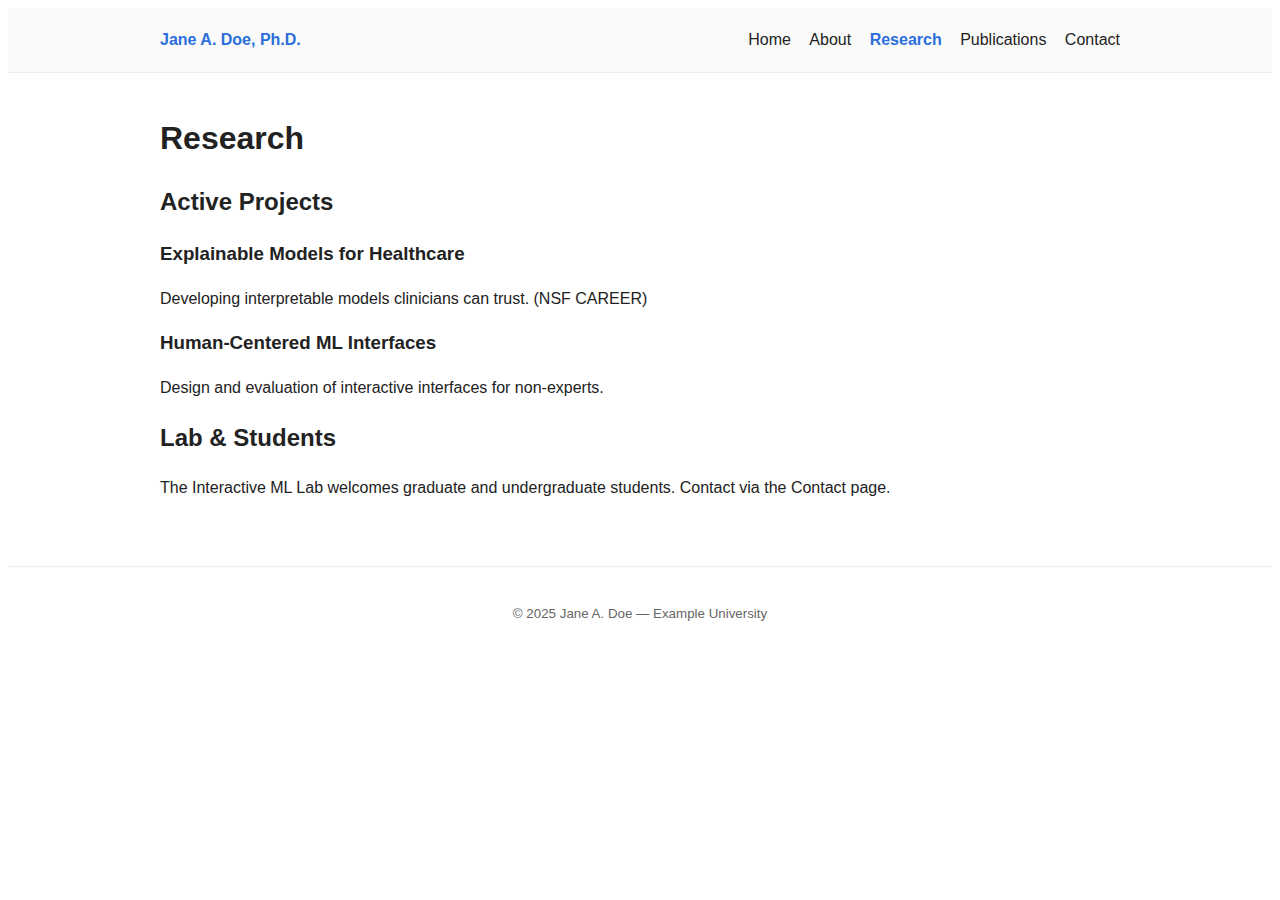
<file: src/research.html>
<!doctype html>
<html lang="en">
<head>
  <meta charset="utf-8" />
  <meta name="viewport" content="width=device-width,initial-scale=1" />
  <title>Research — Prof. Jane Doe</title>
  <link rel="stylesheet" href="css/professor.css" />
</head>
<body>
  <header class="site-header">
    <div class="wrap">
      <a class="brand" href="index.html">Jane A. Doe, Ph.D.</a>
      <nav class="nav">
        <a href="index.html">Home</a>
        <a href="about.html">About</a>
        <a href="research.html" aria-current="page">Research</a>
        <a href="publications.html">Publications</a>
        <a href="contact.html">Contact</a>
      </nav>
    </div>
  </header>

  <main class="wrap">
    <h1>Research</h1>

    <section>
      <h2>Active Projects</h2>
      <article class="project">
        <h3>Explainable Models for Healthcare</h3>
        <p>Developing interpretable models clinicians can trust. (NSF CAREER)</p>
      </article>

      <article class="project">
        <h3>Human‑Centered ML Interfaces</h3>
        <p>Design and evaluation of interactive interfaces for non-experts.</p>
      </article>
    </section>

    <section>
      <h2>Lab & Students</h2>
      <p>The Interactive ML Lab welcomes graduate and undergraduate students. Contact via the Contact page.</p>
    </section>
  </main>

  <footer class="site-footer">
    <div class="wrap">
      <small>© 2025 Jane A. Doe — Example University</small>
    </div>
  </footer>

  <script src="js/professor.js"></script>
</body>
</html>
</file>
<file: src/styles.css>
* {
  font-family: Arial, Helvetica, sans-serif;
}

html, body {
  margin: 0;
  border: 0;
  padding: 0;
  background-color: #fff;
}

main {
  margin: auto;
  width: 50%;
  padding: 20px;
}

main > h1 {
  text-align: center;
  font-size: 3.5em;
}
</file>
<file: src/css/professor.css>
:root{
  --accent:#2a6fdb;
  --muted:#666;
  --max-width:1000px;
  --gap:18px;
  font-family: "Segoe UI", Roboto, Arial, sans-serif;
  color:#222;
  background:#fff;
  line-height:1.5;
}

*{box-sizing:border-box}
.wrap{max-width:var(--max-width);margin:0 auto;padding:20px}

/* Header */
.site-header{border-bottom:1px solid #eee;background:#fafafa}
.site-header .wrap{display:flex;align-items:center;justify-content:space-between}
.brand{font-weight:700;color:var(--accent);text-decoration:none}
.nav a{margin-left:14px;color:#222;text-decoration:none}
.nav a[aria-current="page"]{font-weight:700;color:var(--accent)}

/* Hero */
.hero{padding:36px 0}
.hero h1{margin:0;font-size:2rem}
.subtitle{color:var(--muted);margin:8px 0}
.lead{max-width:70ch;color:#333}

/* Buttons */
.btn{display:inline-block;padding:8px 14px;background:var(--accent);color:#fff;border-radius:6px;text-decoration:none}
.btn.ghost{background:transparent;border:1px solid var(--accent);color:var(--accent);margin-left:8px}

/* Cards */
.cards{display:grid;grid-template-columns:1fr 1fr;gap:18px;margin-top:20px}
.cards article{background:#fff;border:1px solid #f0f0f0;padding:14px;border-radius:6px}

/* About */
.about-grid{display:grid;grid-template-columns:140px 1fr;gap:18px;align-items:start}
.photo img{width:140px;height:140px;object-fit:cover;border-radius:6px}

/* Contact */
.contact-grid{display:grid;grid-template-columns:1fr 1fr;gap:18px}
label{display:block;margin-top:8px;font-weight:600}
input[type="text"], input[type="email"], textarea{
  width:100%;padding:8px 10px;margin-top:6px;border:1px solid #ddd;border-radius:4px;background:#fff
}
.form-actions{margin-top:10px}
button{background:var(--accent);color:#fff;padding:8px 14px;border:0;border-radius:4px;cursor:pointer}
.form-result{margin-top:10px;color:var(--muted)}

/* Footer */
.site-footer{border-top:1px solid #eee;padding:14px 0;margin-top:30px;text-align:center;color:var(--muted)}

/* Responsive */
@media (max-width:800px){
  .cards{grid-template-columns:1fr}
  .about-grid{grid-template-columns:1fr;text-align:center}
  .contact-grid{grid-template-columns:1fr}
  .hero .lead{max-width:100%}
}
</file>
